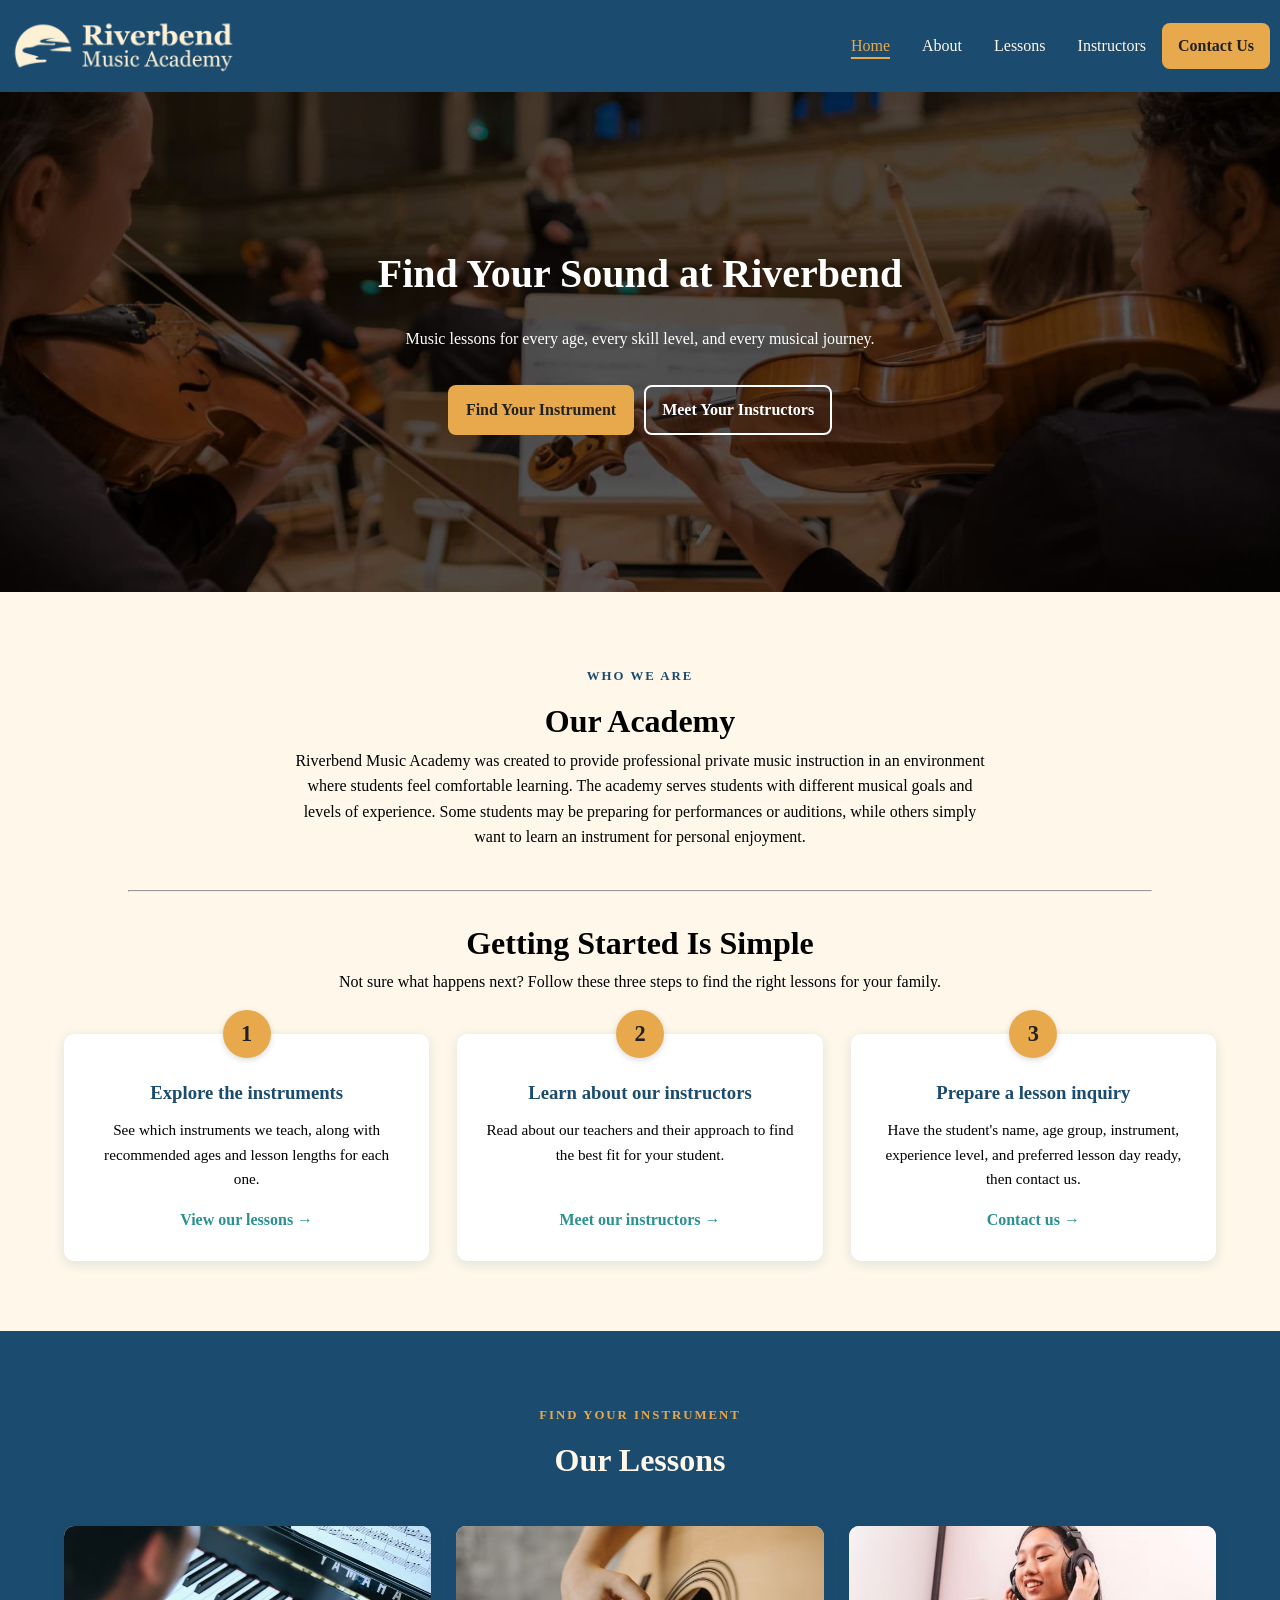
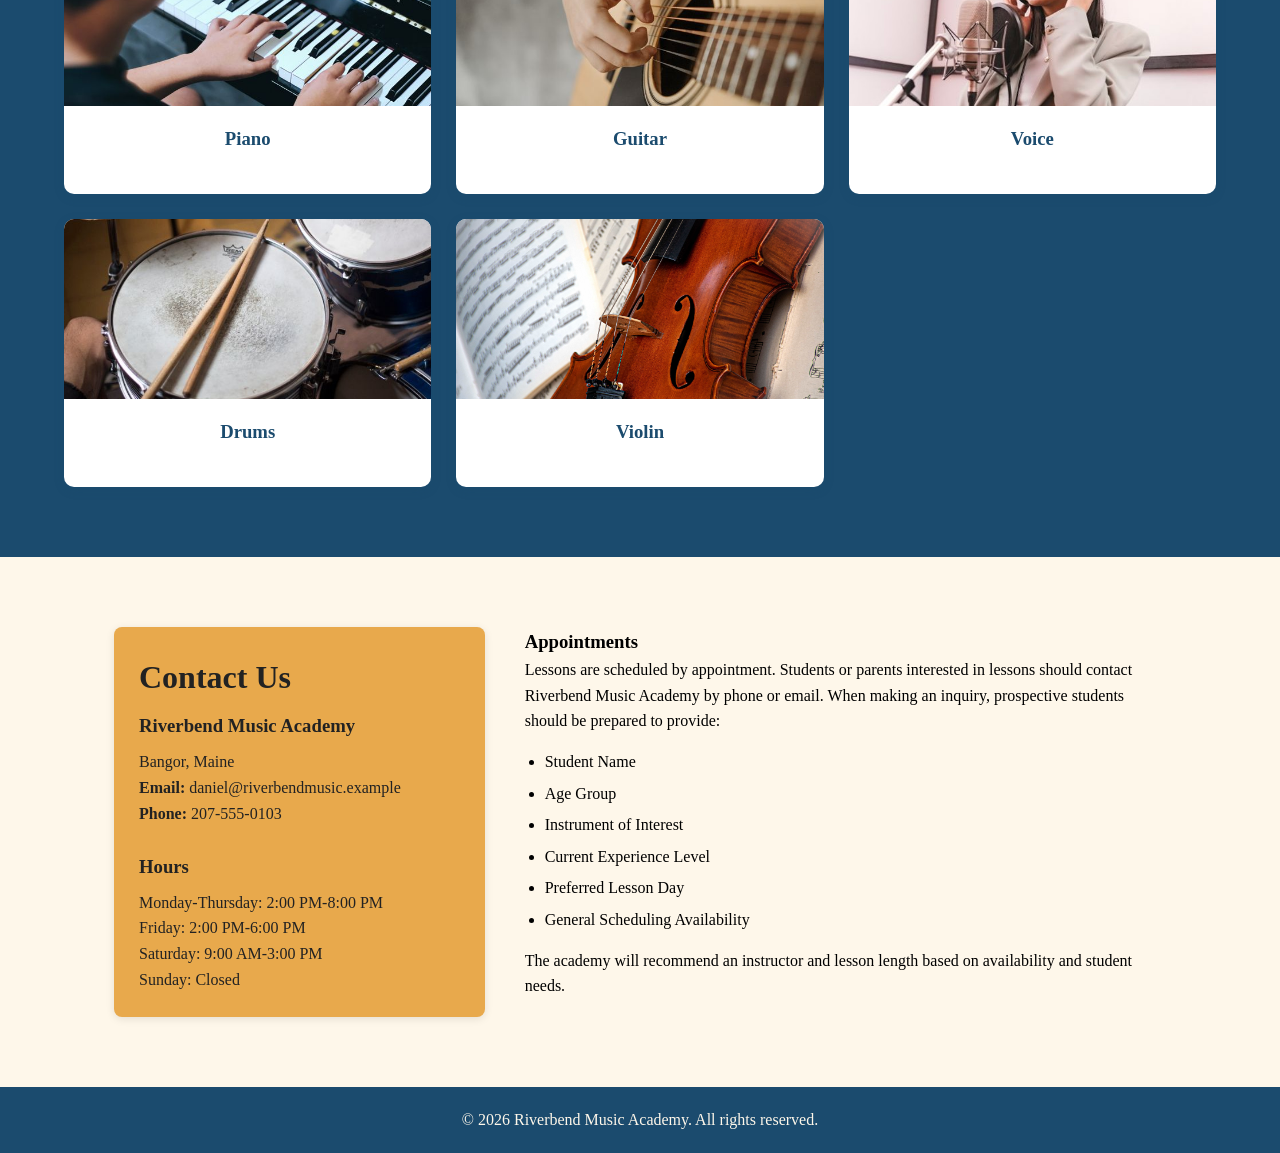
<file: index.html>
<!DOCTYPE html>
<html lang="en">

<head>
    <meta charset="UTF-8">
    <meta name="viewport" content="width=device-width, initial-scale=1.0">
    <link rel="stylesheet" type="text/css" href="css/style.css">
    <script src="js/script.js" defer></script>
    <title>Riverbend Music Academy</title>
    <link rel="preload" as="image" href="images/hero.jpg">
</head>

<body>
    <header>

        <nav>
           <a href="index.html">
            <img src="images/logo.png" alt="Website Logo" id="logo" > 
           </a> 
           
           <button class="nav-toggle" aria-label="Toggle menu" aria-expanded="false">☰</button>
            <ul> 
                <li><a href="index.html" aria-current="page">Home</a></li>
                <li><a href="about.html">About</a></li>
                <li><a href="lessons.html">Lessons</a></li>
                <li><a href="instructors.html">Instructors</a></li>
                <li><a class="button" href="contact.html">Contact Us</a></li>
            </ul>
        </nav>

    </header>

    <main>

        <!--HOME SECTION-->
        <section id="home">
        <div class="hero-image">
          <div class="hero-text">
            <h1>Find Your Sound at Riverbend</h1>
            <p>Music lessons for every age, every skill level, and every musical journey.</p>
            <div style="display: flex; gap: 10px;">
                <a class="button" href="lessons.html">Find Your Instrument</a>
                <a class="button button-secondary" href="instructors.html">Meet Your Instructors</a>
            </div>
            </div>
        </div>
        </section>

        <!--ABOUT SECTION-->
        <section id="about">
        <div class="container">
            <div class="text-intro">
                <span class="eyebrow">Who We Are</span>
                <h2>Our Academy</h2>
                <p>Riverbend Music Academy was created to provide professional private music instruction in an environment
                    where students feel comfortable learning.
                    The academy serves students with different musical goals and levels of experience.
                    Some students may be preparing for performances or auditions, while others simply want to learn an
                    instrument for personal enjoyment.</p>
            </div>
        </div>
    
<hr style="width: 80%; margin: auto;"></hrstyle>
<br>
        <!--STEPS SECTION-->
    
        <div class="container">
            <div class="text-intro">
            
                <h2>Getting Started Is Simple</h2>
                <p>Not sure what happens next? Follow these three steps to find the right lessons for your family.</p>
            </div>

            <ol class="steps">
                <li class="step">
                    <h3>Explore the instruments</h3>
                    <p>See which instruments we teach, along with recommended ages and lesson lengths for each one.</p>
                    <a class="step-link" href="lessons.html">View our lessons &rarr;</a>
                </li>

                <li class="step">
                    <h3>Learn about our instructors</h3>
                    <p>Read about our teachers and their approach to find the best fit for your student.</p>
                    <a class="step-link" href="instructors.html">Meet our instructors &rarr;</a>
                </li>

                <li class="step">
                    <h3>Prepare a lesson inquiry</h3>
                    <p>Have the student's name, age group, instrument, experience level, and preferred lesson day ready, then contact us.</p>
                    <a class="step-link" href="contact.html">Contact us &rarr;</a>
                </li>
            </ol>
        </div>
        </section>

        <!--SERVICES SECTION-->
   <section id="lessons">
        <div class="container">
            <div class="lesson-intro">
                <span class="eyebrow">Find Your Instrument</span>
                <h2>Our Lessons</h2>
            </div>

            <div class="lesson-cards">

                <div class="lesson-card">
                <img src="images/Piano.jpg" alt="Piano">
                   <div class="lesson-card-content">
                   <h3>Piano</h3>
                   </div>
                </div>

                <div class="lesson-card">
                <img src="images/Guitar.jpg" alt="Guitar">
                   <div class="lesson-card-content">
                   <h3>Guitar</h3>
                   </div>
                </div> 

                <div class="lesson-card">
                <img src="images/voice.jpg" alt="Voice">
                   <div class="lesson-card-content">
                   <h3>Voice</h3>
                   </div>
                </div>

                <div class="lesson-card">
                <img src="images/drums.jpg" alt="Drums">
                   <div class="lesson-card-content">
                   <h3>Drums</h3>
                   </div>
                </div>

                <div class="lesson-card">
                <img src="images/violin.jpg" alt="Violin">
                   <div class="lesson-card-content">
                   <h3>Violin</h3>
                   </div>
                </div>
            </div>
        </div>
        </section>

        <!--CONTACT SECTION-->
           <section id="contact">
        <div class="container">
            <div class="contact">
                <div class="contact-main">
                    <h2>Contact Us</h2>
                    <h3>Riverbend Music Academy</h3>
                    <p>Bangor, Maine</p>
                   <p><strong>Email:</strong> <a href="mailto:daniel@riverbendmusic.example">daniel@riverbendmusic.example</a>
                    <br>
                    <strong>Phone:</strong> <a href="tel:207-555-0103">207-555-0103</a></p>
                    <br>
                    <h3><strong>Hours</strong></h3>
                    <p>Monday-Thursday: 2:00 PM-8:00 PM 
                        <br>Friday: 2:00 PM-6:00 PM 
                        <br>Saturday: 9:00 AM-3:00 PM 
                        <br>Sunday: Closed</p>
                </div>

                <div class="contact-appointment">
                        <h3>Appointments</h3>
                       <p>Lessons are scheduled by appointment.
                        Students or parents interested in lessons should contact Riverbend Music Academy by phone or email.
                        When making an inquiry, prospective students should be prepared to provide:
                    </p>
                    <ul>
                        <li>Student Name</li>
                        <li>Age Group</li>
                        <li>Instrument of Interest</li>
                        <li>Current Experience Level</li>
                        <li>Preferred Lesson Day</li>
                        <li>General Scheduling Availability</li>
                    </ul>
                    <p>The academy will recommend an instructor and lesson length based on availability and student needs.</p>
                </div>
            </div>
        </div>
        </section>
    </main>

    <footer>

        <p>
            &copy; 2026 Riverbend Music Academy.
            All rights reserved.
        </p>

    </footer>

</body>

</html>
</file>
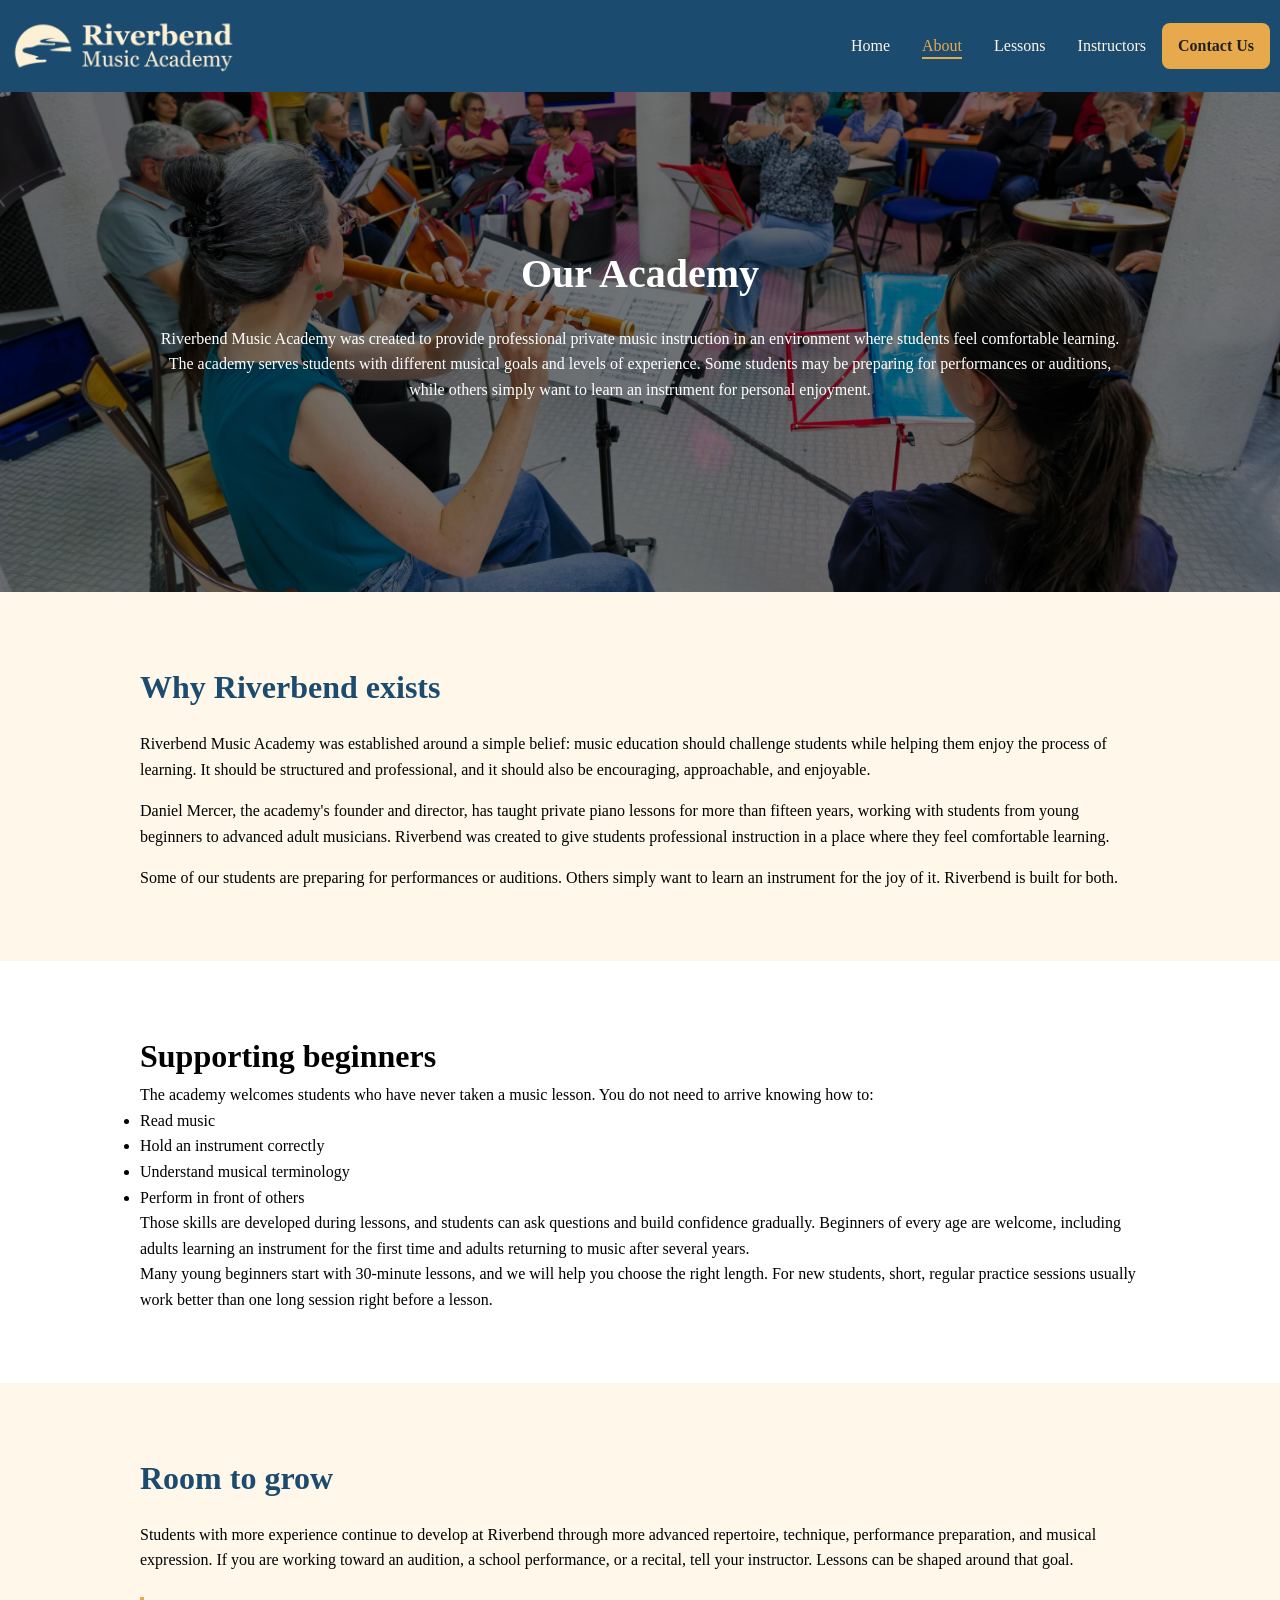
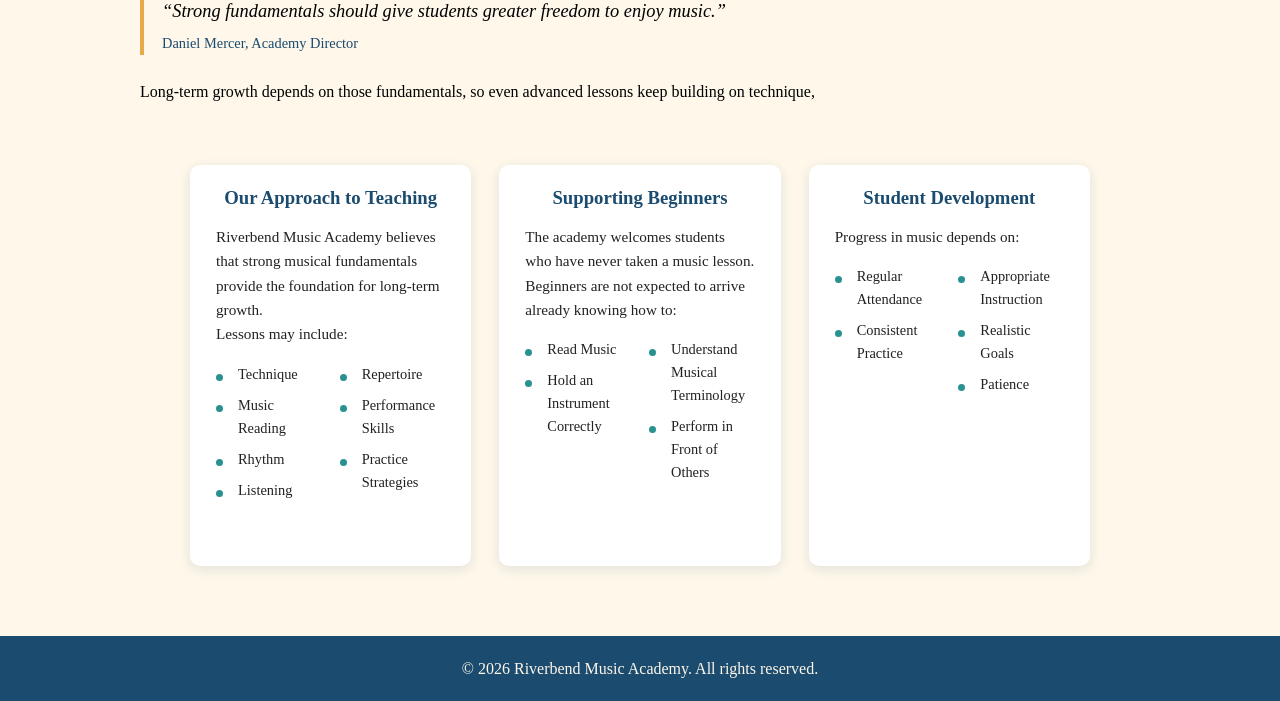
<file: about.html>
<!DOCTYPE html>
<html lang="en">

<head>
    <meta charset="UTF-8">
    <meta name="viewport" content="width=device-width, initial-scale=1.0">
    <link rel="stylesheet" type="text/css" href="css/style.css">
    <script src="js/script.js" defer></script>
    <title>Riverbend Music Academy</title>
    <link rel="preload" as="image" href="images/MusicTogether.jpg">
</head>

<body>
    <header>

        <nav>
           <a href="index.html">
            <img src="images/logo.png" alt="Website Logo" id="logo" > 
           </a> 

           <button class="nav-toggle" aria-label="Toggle menu" aria-expanded="false">☰</button>
            <ul> 
                <li><a href="index.html">Home</a></li>
                <li><a href="about.html" aria-current="page">About</a></li>
                <li><a href="lessons.html">Lessons</a></li>
                <li><a href="instructors.html">Instructors</a></li>
                <li><a class="button" href="contact.html">Contact Us</a></li>
            </ul>
        </nav>

    </header>

    <main>    
        <div class="hero-image-about">
          <div class="hero-text">
            <h1>Our Academy</h1>
            <p>Riverbend Music Academy was created to provide professional private music instruction in an environment where students feel comfortable learning.
                The academy serves students with different musical goals and levels of experience.
                Some students may be preparing for performances or auditions, while others simply want to learn an instrument for personal enjoyment.
            </p>
            </div>
        </div>
        </section>

       <!--WHY RIVERBEND EXISTS-->
        <section id="story" class="story">
          <div class="story-inner">
            <h2>Why Riverbend exists</h2>
            <p>Riverbend Music Academy was established around a simple belief: music education should challenge
                students while helping them enjoy the process of learning. It should be structured and professional,
                and it should also be encouraging, approachable, and enjoyable.</p>
            <p>Daniel Mercer, the academy's founder and director, has taught private piano lessons for more than
                fifteen years, working with students from young beginners to advanced adult musicians. Riverbend was
                created to give students professional instruction in a place where they feel comfortable learning.</p>
            <p>Some of our students are preparing for performances or auditions. Others simply want to learn an
                instrument for the joy of it. Riverbend is built for both.</p>
          </div>
        </section>
 
        <!--SUPPORTING BEGINNERS-->
        <section id="beginners" class="story-alt">
          <div class="story-inner">
            <h2>Supporting beginners</h2>
            <p>The academy welcomes students who have never taken a music lesson. You do not need to arrive knowing
                how to:</p>
            <ul>
              <li>Read music</li>
              <li>Hold an instrument correctly</li>
              <li>Understand musical terminology</li>
              <li>Perform in front of others</li>
            </ul>
            <p>Those skills are developed during lessons, and students can ask questions and build confidence
                gradually. Beginners of every age are welcome, including adults learning an instrument for the first
                time and adults returning to music after several years.</p>
            <p>Many young beginners start with 30-minute lessons, and we will help you choose the right length. For
                new students, short, regular practice sessions usually work better than one long session right before
                a lesson.</p>
    
          </div>
        </section>
 
        <!--GROWING AS A MUSICIAN-->
        <section id="grow" class="story">
          <div class="story-inner">
            <h2>Room to grow</h2>
            <p>Students with more experience continue to develop at Riverbend through more advanced repertoire,
                technique, performance preparation, and musical expression. If you are working toward an audition, a
                school performance, or a recital, tell your instructor. Lessons can be shaped around that goal.</p>
            <blockquote>
              &ldquo;Strong fundamentals should give students greater freedom to enjoy music.&rdquo;
              <footer>Daniel Mercer, Academy Director</footer>
            </blockquote>
            <p>Long-term growth depends on those fundamentals, so even advanced lessons keep building on technique,
    
    <div class="card-grid">
        <div class="info-card">
            <div class="info-card-content">
            <h3>Our Approach to Teaching</h3>
            <p>Riverbend Music Academy believes that strong musical fundamentals provide the foundation for long-term
                growth.
                <br>Lessons may include:
            <ul>
                <li>Technique</li>
                <li>Music Reading</li>
                <li>Rhythm</li>
                <li>Listening</li>
                <li>Repertoire</li>
                <li>Performance Skills</li>
                <li>Practice Strategies</li>
            </ul>
            </p>
        </div>
        </div>

        <div class="info-card">
            <div class="info-card-content">
            <h3>Supporting Beginners</h3>
            <p>The academy welcomes students who have never taken a music lesson.
                <br>Beginners are not expected to arrive already knowing how to:
            <ul>
                <li>Read Music</li>
                <li>Hold an Instrument Correctly</li>
                <li>Understand Musical Terminology</li>
                <li>Perform in Front of Others</li>
            </ul>
            </p>
        </div>
        </div>

        <div class="info-card">
        <div class="info-card-content">
            <h3>Student Development</h3>
            <p>Progress in music depends on:
            <ul>
                <li>Regular Attendance</li>
                <li>Consistent Practice</li>
                <li>Appropriate Instruction</li>
                <li>Realistic Goals</li>
                <li>Patience</li>
            </ul>
            </p>
        </div>
        </div>
    </div>

    </main>

    <footer>

        <p>
            &copy; 2026 Riverbend Music Academy.
            All rights reserved.
        </p>

    </footer>

</body>

</html>
</file>
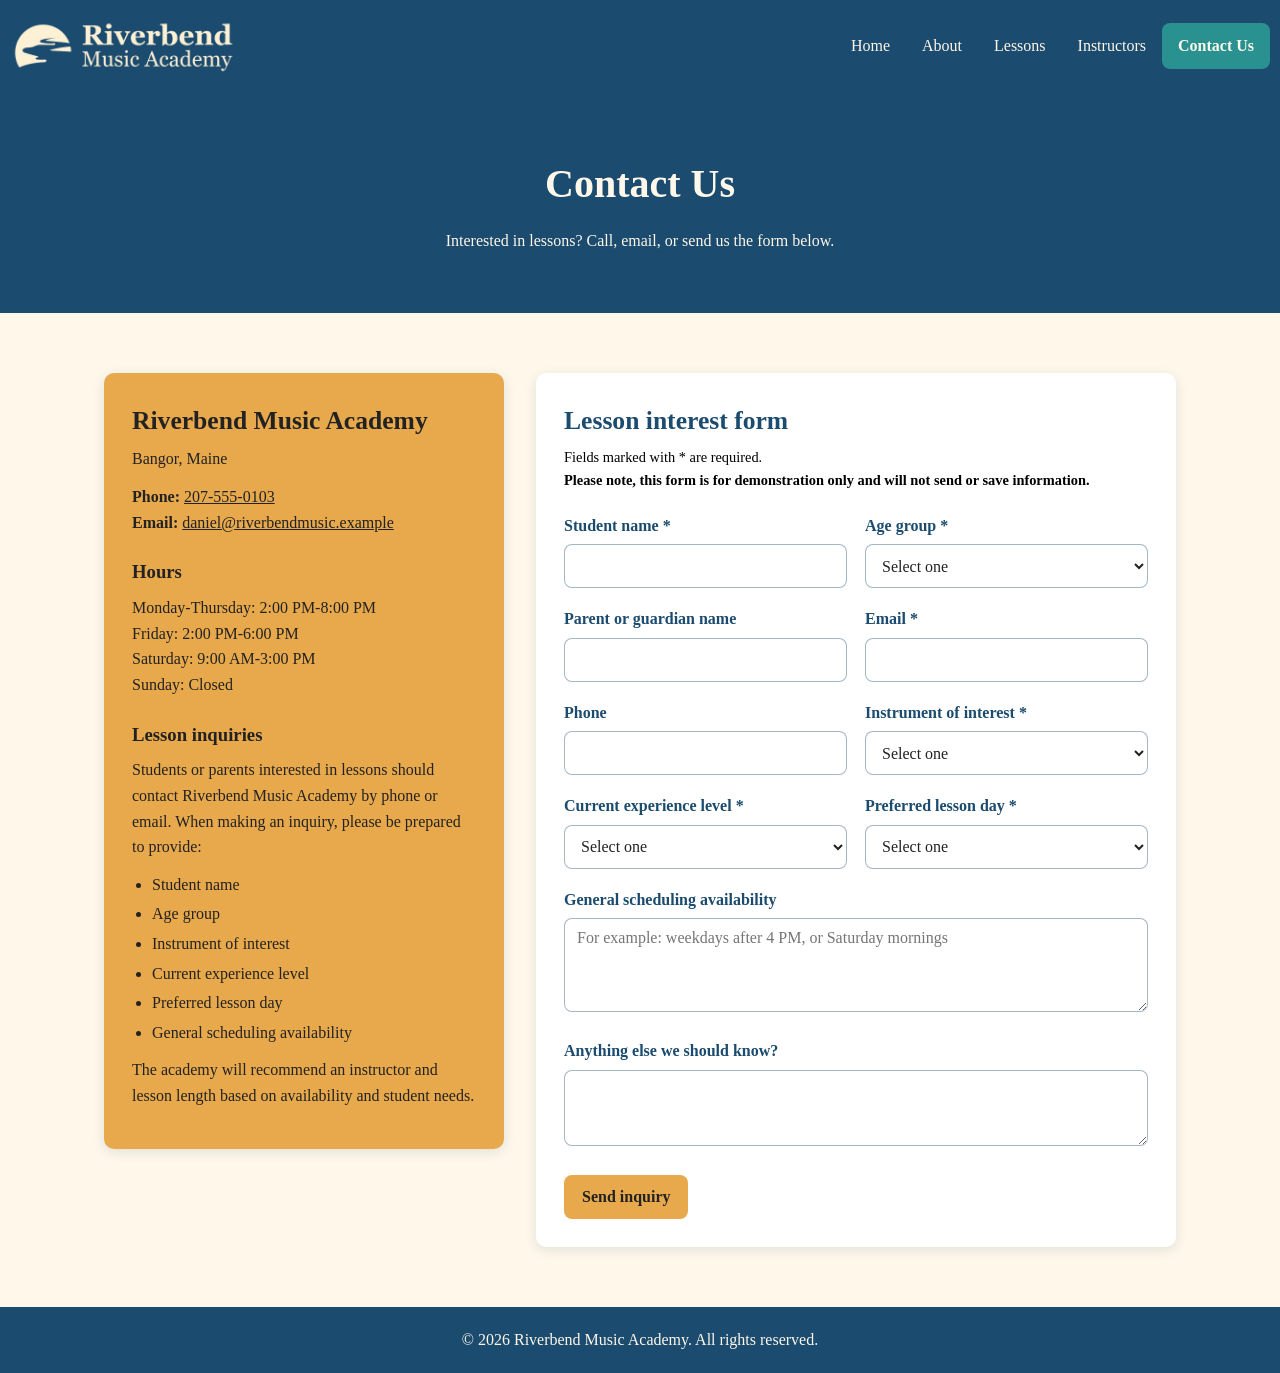
<file: contact.html>
<!DOCTYPE html>
<html lang="en">

<head>
    <meta charset="UTF-8">
    <meta name="viewport" content="width=device-width, initial-scale=1.0">
    <link rel="stylesheet" type="text/css" href="css/style.css">
    <script src="js/script.js" defer></script>
    <title>Riverbend Music Academy</title>
</head>

<body>
    <header>

        <nav>
           <a href="index.html">
            <img src="images/logo.png" alt="Website Logo" id="logo" > 
           </a> 
           
           <button class="nav-toggle" aria-label="Toggle menu" aria-expanded="false">☰</button>
            <ul> 
                <li><a href="index.html">Home</a></li>
                <li><a href="about.html">About</a></li>
                <li><a href="lessons.html">Lessons</a></li>
                <li><a href="instructors.html">Instructors</a></li>
                <li><a class="button" href="contact.html" aria-current="page">Contact Us</a></li>
            </ul>
        </nav>

    </header>

    <main>
        <div class="page-header">
            <h1>Contact Us</h1>
            <p>Interested in lessons? Call, email, or send us the form below.
            </p>
        </div>
 
        <div class="contact-page">
 
            <!-- Academy info -->
            <aside class="contact-info">
                <h2>Riverbend Music Academy</h2>
                <p>Bangor, Maine</p>
 
                <p>
                    <strong>Phone:</strong>
                    <a href="tel:207-555-0103">207-555-0103</a>
                    <br>
                    <strong>Email:</strong>
                    <a href="mailto:daniel@riverbendmusic.example">daniel@riverbendmusic.example</a>
                </p>
 
                <h3><strong>Hours</strong></h3>
                    <p>Monday-Thursday: 2:00 PM-8:00 PM 
                        <br>Friday: 2:00 PM-6:00 PM 
                        <br>Saturday: 9:00 AM-3:00 PM 
                        <br>Sunday: Closed</p>
               
 
                <h3>Lesson inquiries</h3>
                <p>Students or parents interested in lessons should contact Riverbend Music Academy by phone or email.
                    When making an inquiry, please be prepared to provide:</p>
                <ul>
                    <li>Student name</li>
                    <li>Age group</li>
                    <li>Instrument of interest</li>
                    <li>Current experience level</li>
                    <li>Preferred lesson day</li>
                    <li>General scheduling availability</li>
                </ul>
                <p>The academy will recommend an instructor and lesson length based on availability and student needs.</p>
            </aside>
 
            <!-- Interest form -->
            <section class="contact-form">
                <h2>Lesson interest form</h2>
                <p class="form-note">Fields marked with * are required.
                       <br> <strong>Please note, this form is for demonstration only and will not send or save information.</strong>
                </p>


                <form id="lesson-interest-form" novalidate>
                    <div id="form-success" class="form-success" role="status" aria-live="polite" tabindex="-1" hidden></div>
                    <p id="form-error-summary" class="form-error-summary" role="alert" hidden>Please correct the highlighted fields and try again.</p>
 
                    <div class="form-row">
                        <div class="field">
                            <label for="student-name">Student name *</label>
                             <input type="text" id="student-name" name="student_name" autocomplete="name" aria-describedby="student-name-error" required>
                            <p class="error-message" id="student-name-error"></p>
                        </div>
                        <div class="field">
                            <label for="age-group">Age group *</label>
                            <select id="age-group" name="age_group" required>
                                <option value="" disabled selected>Select one</option>
                                <option>Child (under 10)</option>
                                <option>Preteen (10&ndash;12)</option>
                                <option>Teen (13&ndash;17)</option>
                                <option>Adult (18+)</option>
                            </select>
                             <p class="error-message" id="age-group-error"></p>
                        </div>
                    </div>
 
                    <div class="form-row">
                        <div class="field">
                            <label for="contact-name">Parent or guardian name</label>
                            <input type="text" id="contact-name" name="parent_name">
                        </div>
                        <div class="field">
                            <label for="email">Email *</label>
                             <input type="email" id="email" name="email" autocomplete="email" aria-describedby="email-error" required>
                            <p class="error-message" id="email-error"></p>
                        </div>
                    </div>
 
                    <div class="form-row">
                        <div class="field">
                            <label for="phone">Phone</label>
                            <input type="tel" id="phone" name="phone" autocomplete="tel">
                        </div>
                        <div class="field">
                            <label for="instrument">Instrument of interest *</label>
                            <select id="instrument" name="instrument" required>
                                <option value="" disabled selected>Select one</option>
                                <option>Piano</option>
                                <option>Guitar</option>
                                <option>Voice</option>
                                <option>Drums</option>
                                <option>Violin</option>
                                <option>Not sure yet</option>
                            </select>
                            <p class="error-message" id="instrument-error"></p>
                        </div>
                    </div>
 
                    <div class="form-row">
                        <div class="field">
                            <label for="experience">Current experience level *</label>
                            <select id="experience" name="experience" required>
                                <option value="" disabled selected>Select one</option>
                                <option>Beginner (no experience)</option>
                                <option>Some experience</option>
                                <option>Intermediate</option>
                                <option>Advanced</option>
                            </select>
                             <p class="error-message" id="experience-error"></p>
                        </div>
                        <div class="field">
                            <label for="lesson-day">Preferred lesson day *</label>
                            <select id="lesson-day" name="preferred_day" required>
                                <option value="" disabled selected>Select one</option>
                                <option>Monday</option>
                                <option>Tuesday</option>
                                <option>Wednesday</option>
                                <option>Thursday</option>
                                <option>Friday</option>
                                <option>Saturday</option>
                                <option>No preference</option>
                            </select>
                              <p class="error-message" id="lesson-day-error"></p>
                        </div>
                    </div>
 
                    <div class="field">
                        <label for="availability">General scheduling availability</label>
                        <textarea id="availability" name="availability" rows="4"
                            placeholder="For example: weekdays after 4 PM, or Saturday mornings"></textarea>
                    </div>
 
                    <div class="field">
                        <label for="message">Anything else we should know?</label>
                        <textarea id="message" name="message" rows="3"></textarea>
                    </div>
 
                    <button type="submit" class="button submit-button">Send inquiry</button>
                </form>
            </section>
 
        </div>

    </main>

    <footer>

        <p>
            &copy; 2026 Riverbend Music Academy.
            All rights reserved.
        </p>

    </footer>

</body>

</html>
</file>
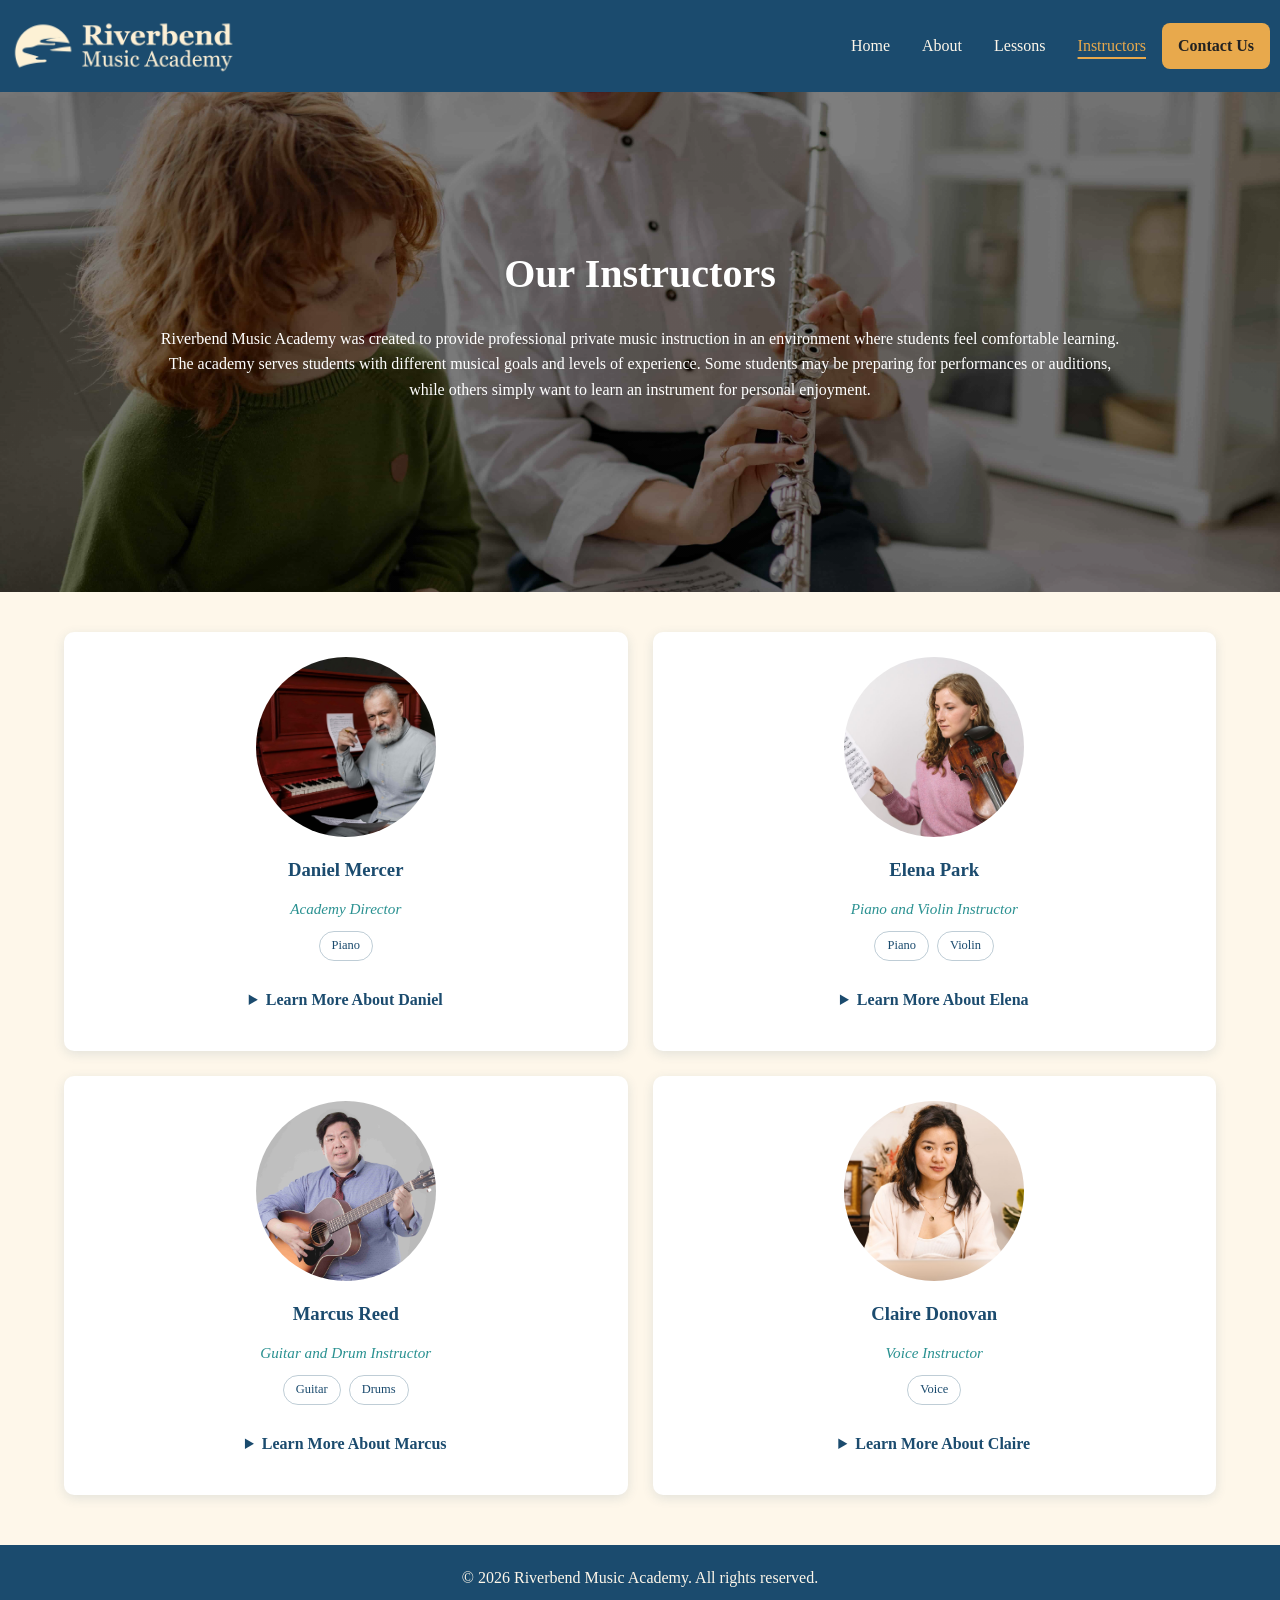
<file: instructors.html>
<!DOCTYPE html>
<html lang="en">

<head>
    <meta charset="UTF-8">
    <meta name="viewport" content="width=device-width, initial-scale=1.0">
    <link rel="stylesheet" type="text/css" href="css/style.css">
    <script src="js/script.js" defer></script>
    <title>Riverbend Music Academy</title>
    <link rel="preload" as="image" href="images/instructor.jpg">
</head>

<body>
    <header>

        <nav>
           <a href="index.html">
            <img src="images/logo.png" alt="Website Logo" id="logo" > 
           </a> 
           
           <button class="nav-toggle" aria-label="Toggle menu" aria-expanded="false">☰</button>
            <ul> 
                <li><a href="index.html">Home</a></li>
                <li><a href="about.html">About</a></li>
                <li><a href="lessons.html">Lessons</a></li>
                <li><a href="instructors.html" aria-current="page">Instructors</a></li>
                <li><a class="button" href="contact.html">Contact Us</a></li>
            </ul>
        </nav>

    </header>

    <main>    
        <div class="hero-image-instructors">
          <div class="hero-text">
            <h1>Our Instructors</h1>
            <p>Riverbend Music Academy was created to provide professional private music instruction in an environment where students feel comfortable learning.
                The academy serves students with different musical goals and levels of experience.
                Some students may be preparing for performances or auditions, while others simply want to learn an instrument for personal enjoyment.
            </p>
            </div>
        </div>
        </section>
    
   <div class="container">
            <div class="lesson-intro">
            </div>

            <div class="instructor-cards">

                <div class="instructor-card">
                <img src="images/Daniel.jpg" alt="Daniel Mercer">
                   <div class="lesson-card-content">
                   <h3>Daniel Mercer</h3>
                        <p class="role">Academy Director</p>
                        <div class="lesson-tags"><span>Piano</span></div>

                        <details class="instructor-details">
                            <summary>Learn More About Daniel</summary>
                             <p>
                            Daniel is the founder and director of Riverbend. He has taught private
                            piano for more than fifteen years, from young beginners to advanced
                            adults. His lessons combine technique, music reading, rhythm,
                            repertoire, and interpretation, and he also coaches students preparing
                            for performances and auditions.
                         </p>
                        <h4>Teaching Philosophy</h4>
                        <blockquote>
                            Strong fundamentals should give students greater freedom to enjoy music.
                        </blockquote>
                        <p>
                            Daniel believes students make lasting progress when they understand
                            both how to perform music and why particular techniques matter.
                        </p>
                        </details>
                    </div>
                </div>

                <div class="instructor-card">
                <img src="images/Elena.jpg" alt="Elena Park">
                   <div class="lesson-card-content">
                   <h3>Elena Park</h3>
                        <p class="role">Piano and Violin Instructor</p>
                        <div class="lesson-tags"><span>Piano</span><span>Violin</span></div>
                        <details class="instructor-details">
                        <summary>Learn More About Elena</summary>
                        <p>
                            Elena has experience teaching children, teenagers, and adults. Her
                            lessons emphasize technical development, careful listening, music
                            reading, and gradual improvement. She especially enjoys helping
                            students who are picking up an instrument for the first time.
                        </p>
                        <h4>Teaching Philosophy</h4>
                        <blockquote>
                            Students make the greatest progress when expectations are clear and improvement is recognized.
                        </blockquote>
                        <p>
                            Elena believes encouragement and structure should work together, so
                            students know what to practice and can see the progress they've made.
                        </p>
                        </details>
                    </div>
                </div>

                <div class="instructor-card">
                <img src="images/Marcus1.jpg" alt="Marcus Reed">
                   <div class="lesson-card-content">
                   <h3>Marcus Reed</h3>
                        <p class="role">Guitar and Drum Instructor</p>
                        <div class="lesson-tags"><span>Guitar</span><span>Drums</span></div>
                        <details class="instructor-details">
                        <summary>Learn More About Marcus</summary>
                        <p>
                            Marcus Reed teaches acoustic guitar, electric guitar, and drums.
                            He performs regularly with local musicians and brings practical performance experience into his teaching.
                        </p>
                        <h4>Teaching Philosophy</h4>
                        <blockquote>
                            Technique matters, but students should also learn how to make music they genuinely enjoy.
                        </blockquote>
                        <p>
                            Marcus believes student interests can be used to encourage practice while still developing 
                            important musical skills.

                        </p>
                        </details>
                    </div>
                </div>

                <div class="instructor-card">
                <img src="images/claire.jpg" alt="Claire Donovan">
                   <div class="lesson-card-content">
                   <h3>Claire Donovan</h3>
                   <p class="role">Voice Instructor</p>
                        <div class="lesson-tags"><span>Voice</span></div>
                        <details class="instructor-details">
                        <summary>Learn More About Claire</summary>
                        <p>
                            Claire teaches healthy vocal technique, musical interpretation, and
                            performance confidence. She helps singers of all levels understand how
                            breathing, posture, tone, and expression work together.
                        </p>
                        <h4>Teaching Philosophy</h4>
                        <blockquote>
                            Every singer should understand how to use their voice safely and expressively.
                        </blockquote>
                        <p>
                            Claire emphasizes healthy technique and age-appropriate repertoire.
                        </p>
                    </details>
                    </div>
                </div>
<br>
                </div>
            </div>
        </div>
        </section>
        
    </main>

    <footer>

        <p>
            &copy; 2026 Riverbend Music Academy.
            All rights reserved.
        </p>

    </footer>

</body>

</html>
</file>
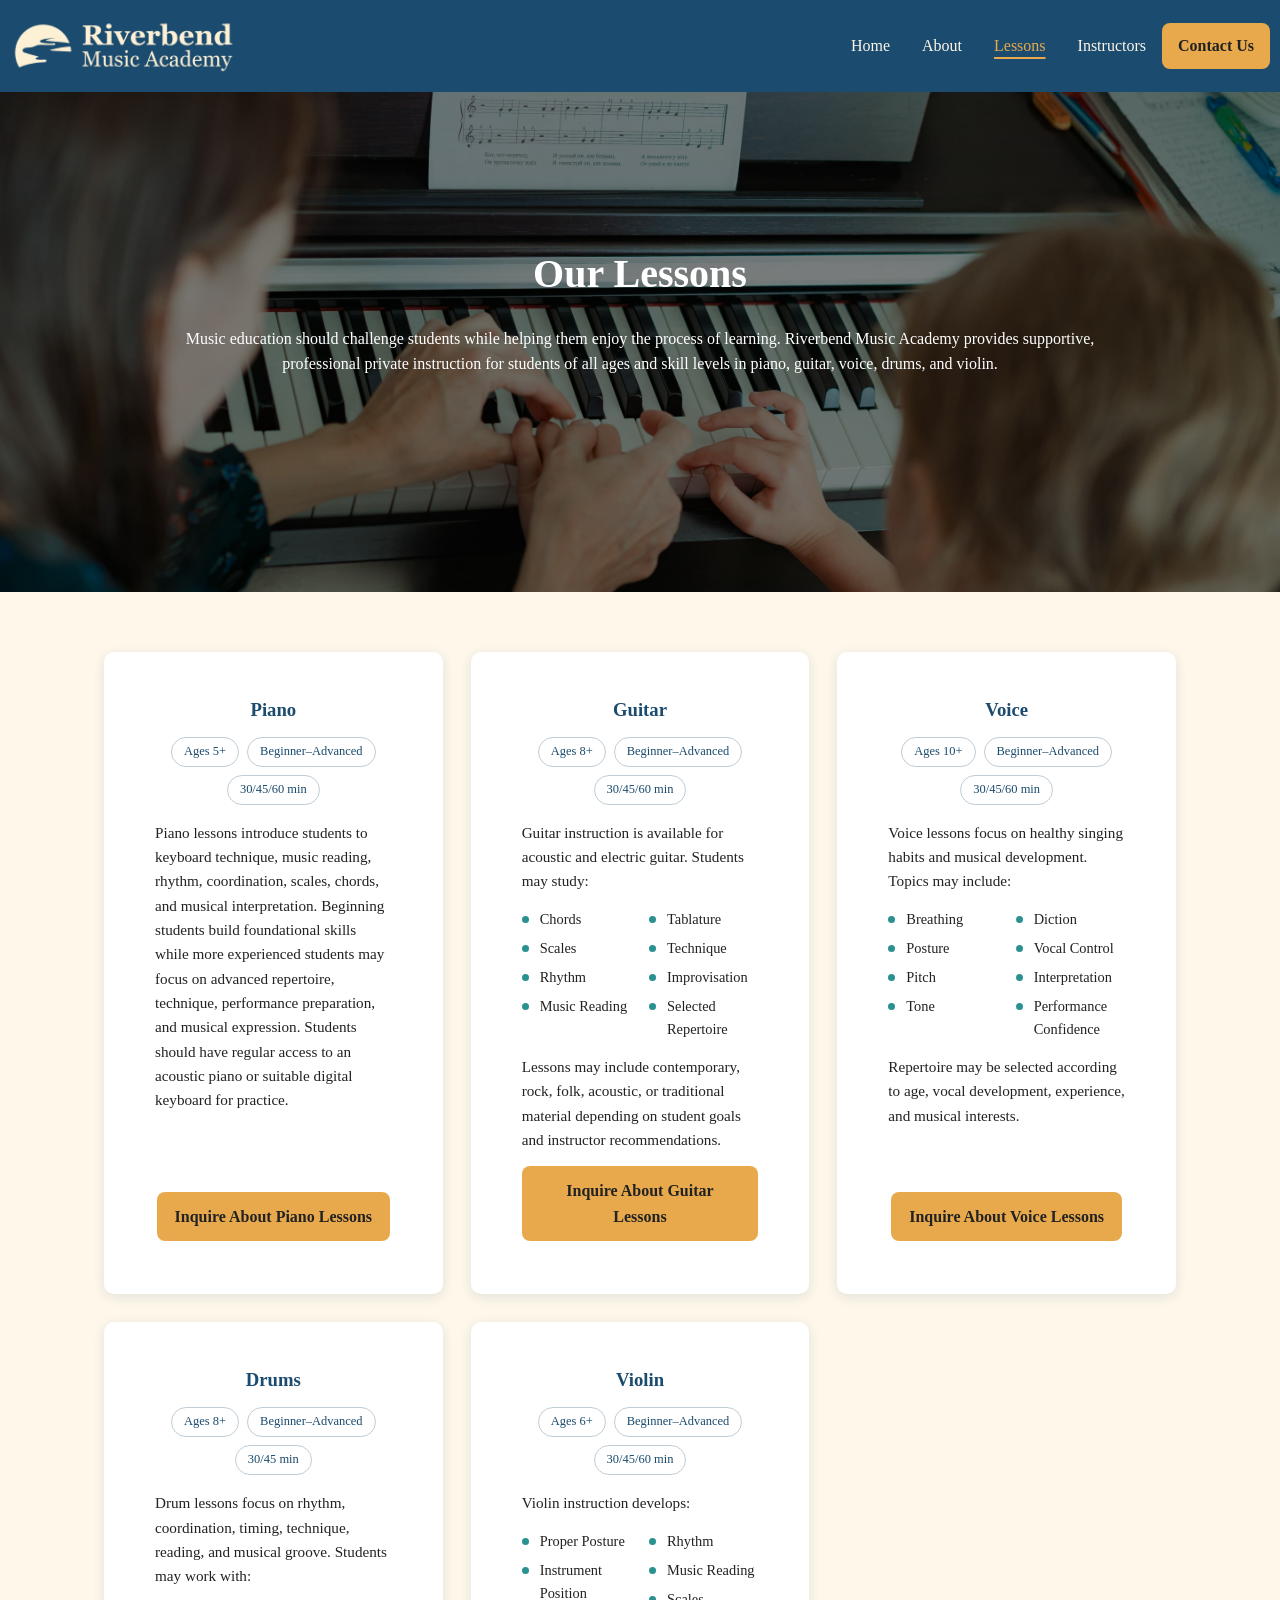
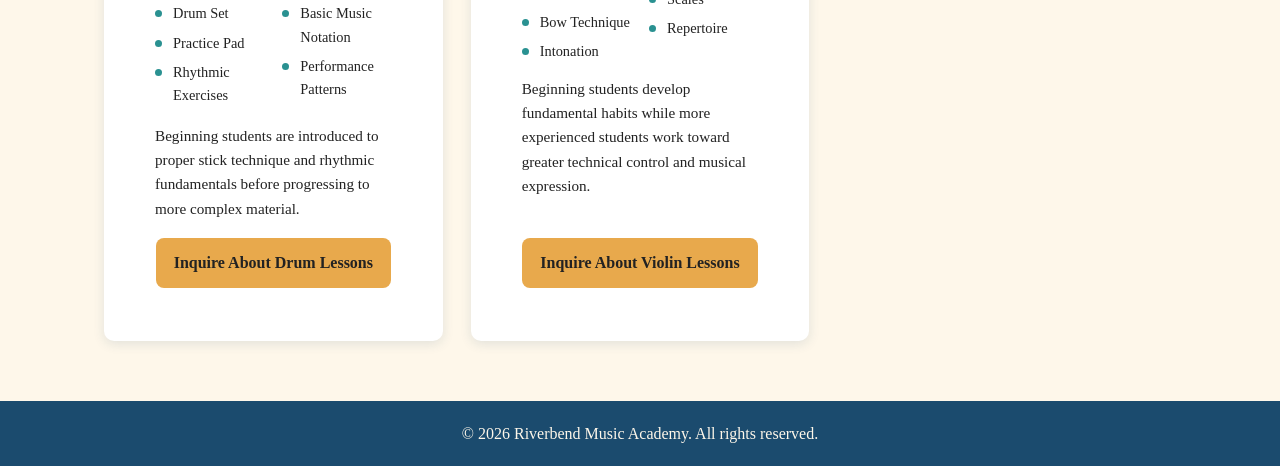
<file: lessons.html>
<!DOCTYPE html>
<html lang="en">

<head>
    <meta charset="UTF-8">
    <meta name="viewport" content="width=device-width, initial-scale=1.0">
    <link rel="stylesheet" type="text/css" href="css/style.css">
    <script src="js/script.js" defer></script>
    <title>Riverbend Music Academy</title>
    <link rel="preload" as="image" href="images/TeachingPiano.jpg">
</head>

<body>
    <header>

        <nav>
           <a href="index.html">
            <img src="images/logo.png" alt="Website Logo" id="logo" > 
           </a> 
           
           <button class="nav-toggle" aria-label="Toggle menu" aria-expanded="false">☰</button>
            <ul> 
                <li><a href="index.html">Home</a></li>
                <li><a href="about.html">About</a></li>
                <li><a href="lessons.html" aria-current="page">Lessons</a></li>
                <li><a href="instructors.html">Instructors</a></li>
                <li><a class="button" href="contact.html">Contact Us</a></li>
            </ul>
        </nav>

    </header>
    
  <!--SERVICES SECTION-->
      <main>    
        <div class="hero-image-lessons">
          <div class="hero-text">
            <h1>Our Lessons</h1>
            <p>Music education should challenge students while helping them enjoy the process of learning. Riverbend Music Academy provides supportive, professional private instruction for students of all ages and skill levels in piano, guitar, voice, drums, and violin. </p>
            </div>
        </div>
       
        
            <div class="card-grid">
            <article class="info-card">
                <div class="info-card-content">
                    <h3>Piano</h3>
                    <div class="info-tags">
                        <span>Ages 5+</span>
                        <span>Beginner&ndash;Advanced</span>
                        <span>30/45/60 min</span>
                    </div>
                    <p>
                        Piano lessons introduce students to keyboard technique, music reading, rhythm, coordination, scales,
                        chords, and musical interpretation.
                        Beginning students build foundational skills while more experienced students may focus on advanced
                        repertoire, technique, performance preparation, and musical expression.
                        Students should have regular access to an acoustic piano or suitable digital keyboard for practice.
                    </p>
                    <br>
                    <a class="button" href="contact.html?instrument=Piano#lesson-interest-form">Inquire About Piano Lessons</a>
                </div>
            </article>

            <article class="info-card">
                <div class="info-card-content">
                    <h3>Guitar</h3>
                    <div class="info-tags">
                        <span>Ages 8+</span>
                        <span>Beginner&ndash;Advanced</span>
                        <span>30/45/60 min</span>
                    </div>
                    <p>Guitar instruction is available for acoustic and electric guitar. Students may study:</p>
                    <ul>
                        <li>Chords</li>
                        <li>Scales</li>
                        <li>Rhythm</li>
                        <li>Music Reading</li>
                        <li>Tablature</li>
                        <li>Technique</li>
                        <li>Improvisation</li>
                        <li>Selected Repertoire</li>
                    </ul>
                    <p>Lessons may include contemporary, rock, folk, acoustic, or traditional material depending on student
                        goals and instructor recommendations.</p>
                        <a class="button" href="contact.html?instrument=Guitar#lesson-interest-form">Inquire About Guitar Lessons</a>
                </div>
            </article>

            <article class="info-card">
                <div class="info-card-content">
                    <h3>Voice</h3>
                    <div class="info-tags">
                        <span>Ages 10+</span>
                        <span>Beginner&ndash;Advanced</span>
                        <span>30/45/60 min</span>
                    </div>
                    <p>Voice lessons focus on healthy singing habits and musical development. Topics may include:</p>
                    <ul>
                        <li>Breathing</li>
                        <li>Posture</li>
                        <li>Pitch</li>
                        <li>Tone</li>
                        <li>Diction</li>
                        <li>Vocal Control</li>
                        <li>Interpretation</li>
                        <li>Performance Confidence</li>
                    </ul>
                    <p>Repertoire may be selected according to age, vocal development, experience, and musical interests.
                    </p>
                    <a class="button" href="contact.html?instrument=Voice#lesson-interest-form">Inquire About Voice Lessons</a>
                </div>
            </article>

            <article class="info-card">
                <div class="info-card-content">
                    <h3>Drums</h3>
                    <div class="info-tags">
                        <span>Ages 8+</span>
                        <span>Beginner&ndash;Advanced</span>
                        <span>30/45 min</span>
                    </div>
                    <p>Drum lessons focus on rhythm, coordination, timing, technique, reading, and musical groove.
                        Students may work with:</p>
                    <ul>
                        <li>Drum Set</li>
                        <li>Practice Pad</li>
                        <li>Rhythmic Exercises</li>
                        <li>Basic Music Notation</li>
                        <li>Performance Patterns</li>
                    </ul>
                    <p>Beginning students are introduced to proper stick technique and rhythmic fundamentals before
                        progressing to more complex material.</p>
                    <a class="button" href="contact.html?instrument=Drums#lesson-interest-form">Inquire About Drum Lessons</a>
                </div>
            </article>

            <article class="info-card">
                <div class="info-card-content">
                    <h3>Violin</h3>
                    <div class="info-tags">
                        <span>Ages 6+</span>
                        <span>Beginner&ndash;Advanced</span>
                        <span>30/45/60 min</span>
                    </div>
                    <p>Violin instruction develops:</p>
                    <ul>
                        <li>Proper Posture</li>
                        <li>Instrument Position</li>
                        <li>Bow Technique</li>
                        <li>Intonation</li>
                        <li>Rhythm</li>
                        <li>Music Reading</li>
                        <li>Scales</li>
                        <li>Repertoire</li>
                    </ul>
                    <p>Beginning students develop fundamental habits while more experienced students work toward greater
                        technical control and musical expression.</p>
                        <br>
                    <a class="button" href="contact.html?instrument=Violin#lesson-interest-form">Inquire About Violin Lessons</a>
                </div>
            </article>
            </div>
</section>
</main>

    <footer>

        <p>
            &copy; 2026 Riverbend Music Academy.
            All rights reserved.
        </p>

    </footer>

</body>

</html>
</file>
<file: css/style.css>
/* =========================
   Global Styles
========================= */


:root {
    --primary-color: #1B4B6E;
    --secondary-color: #2a9191;
    --accent-color: #E8A94C;
    --background-color: #fef7ea;
    --text-color: #222222;
    --hero-overlay: linear-gradient(rgba(0, 0, 0, 0.5), rgba(0, 0, 0, 0.5));
    --card-shadow: 0 3px 12px rgba(27, 75, 110, 0.12);
}


body {
    font-family: Georgia, 'Times New Roman', Times, serif;
    line-height: 1.6;
    background-color: var(--background-color);
}


section {
  padding: 70px 0;
}

* {
  margin: 0;
  padding: 0;
  box-sizing: border-box;
}

h1 {
    font-size: 2.5rem;
}

h2 {
    font-size: 2rem;
}

.container {
    width: 90%;
    max-width: 1200px;
    margin: 0 auto;
}

img {
  max-width: 100%;
  height: auto;
}

/* =========================
   Navigation
========================= */
header {
  position: sticky;
  top: 0;
  z-index: 100;
}

nav {
  display: flex;
  align-items: center;
  justify-content: space-between;
  background-color: var(--primary-color);
  
}

#logo {
  max-width: 250px;
  display: block;
  padding: 10px;
}

nav ul {
  display: flex;
  align-items: center;
  list-style-type: none;
  padding: 10px;
}

nav ul li a {
  display: block;
  color: var(--background-color);
  text-align: center;
  padding: 14px 16px;
  text-decoration: none;
}

nav ul li a:hover {
  color: var(--accent-color);
}

nav ul li a.button {
  margin-top: 0;
  padding: 10px 16px;
}

nav ul li a[aria-current="page"] {
  color: var(--accent-color);
  text-decoration: underline;
  text-decoration-thickness: 2px;
  text-underline-offset: 6px;
}

nav ul li a.button[aria-current="page"] {
  background: var(--secondary-color);
  color: var(--background-color);
  text-decoration: none;
}

/* =========================
   Hero
========================= */
#home {
  padding: 0;
}

#home { padding: 0; }
 
.hero-image,
.hero-image-about,
.hero-image-lessons,
.hero-image-instructors {
  background-position: center;
  background-repeat: no-repeat;
  background-size: cover;
  height: 500px;
}
 
.hero-image             { background-image: var(--hero-overlay), url('../images/hero.jpg'); }
.hero-image-about       { background-image: var(--hero-overlay), url('../images/MusicTogether.jpg'); }
.hero-image-lessons     { background-image: var(--hero-overlay), url('../images/TeachingPiano.jpg'); }
.hero-image-instructors { background-image: var(--hero-overlay), url('../images/instructor.jpg'); }

.hero-text {
  display: flex;
  flex-direction: column;
  align-items: center;
  text-align: center;
  gap: 20px;
  padding: 150px;
  color: white;
}

.button { 
  display: inline-block; 
  margin-top: 14px; 
  background: var(--accent-color); 
  color: var(--text-color); 
  text-decoration: none; 
  font-weight: 800; 
  padding: 12px 18px; 
  border-radius: 8px; 
}

.button:hover { 
  background: var(--secondary-color);  
  color: var(--background-color);
}

 .button.button-secondary {
     background: transparent;
     color: white;
     border: 2px solid white;
     padding: 10px 16px;
   }
   .button.button-secondary:hover {
     background: white;
     color: var(--primary-color);
   }

.text-intro,
.lesson-intro {
  text-align: center;
  max-width: 700px;
  margin: 0 auto 40px auto;
}

.eyebrow {
  display: inline-block;
  text-transform: uppercase;
  letter-spacing: 2px;
  font-size: 0.8rem;
  color: var(--primary-color);
  font-weight: bold;
  margin-bottom: 10px;
}

.lesson-intro .eyebrow { color: var(--accent-color); }

article,
.card,
.lessons-cards {
  background-color: white;
  border-radius: 8px;
  padding: 25px;
  box-shadow: 0 2px 8px rgba(0, 0, 0, 0.1);
}

/* =========================
   Main Content
========================= */

/* ---------- Getting started steps ---------- */
.steps {
  list-style: none;
  display: grid;
  grid-template-columns: repeat(3, 1fr);
  gap: 28px;
  counter-reset: step;
  margin-top: 30px;
}

.step {
  counter-increment: step;
  position: relative;
  display: flex;
  flex-direction: column;
  padding: 44px 26px 28px;
  text-align: center;
  background-color: white;
  border-radius: 10px;
  box-shadow: var(--card-shadow);
}

.step::before {
  content: counter(step);
  position: absolute;
  top: -24px;
  left: 50%;
  transform: translateX(-50%);
  display: flex;
  align-items: center;
  justify-content: center;
  width: 48px;
  height: 48px;
  font-size: 1.4rem;
  font-weight: bold;
  color: var(--text-color);
  background-color: var(--accent-color);
  border-radius: 50%;
  box-shadow: 0 2px 6px rgba(0, 0, 0, 0.15);
}

.step h3 {
  color: var(--primary-color);
  margin-bottom: 10px;
}

.step p {
  font-size: 0.95rem;
  margin-bottom: 16px;
}

.step-link {
  margin-top: auto; /* keeps the three links lined up even if the text lengths differ */
  font-weight: bold;
  color: var(--secondary-color);
  text-decoration: none;
}

.step-link:hover,
.step-link:focus-visible {
  text-decoration: underline;
}

@media (max-width: 900px) {
  .steps {
    grid-template-columns: 1fr;
    max-width: 500px;
    margin: 30px auto 0;
    gap: 44px; /* leaves room for the number badges */
  }
}

.card-grid,
.lessons-grid {
  display: grid;
  grid-template-columns: repeat(auto-fit, minmax(260px, 1fr));
  gap: 28px;
  max-width: 1200px;
  margin: 60px auto;
  padding: 0 5%;
}

.lesson-cards {
  display: grid;
  grid-template-columns: repeat(3, 1fr);
  gap: 25px;
}

.instructor-cards {
  display: grid;
  grid-template-columns: repeat(2, 1fr);
  gap: 25px;
  margin: 0 auto;
  align-items: start;
}

.instructor-details { text-align: center; }

.instructor-details summary {
  cursor: pointer;
  font-weight: bold;
  color: var(--primary-color);
  padding: 10px 0;
}

.instructor-details summary:focus-visible {
  outline: 3px solid var(--accent-color);
  outline-offset: 2px;
}

.instructor-details[open] summary { margin-bottom: 8px; }

.info-card,
.lesson-card {
  display: flex;
  flex-direction: column;
  background-color: white;
  border-radius: 10px;
  box-shadow: 0 3px 12px rgba(27, 75, 110, 0.12);
}

.info-card,
.lesson-card,
.instructor-card {
  color: var(--text-color);
  background-color: white;
  border-radius: 10px;
  box-shadow: var(--card-shadow);
  overflow: hidden;
}

.info-card,
.lesson-card {
  display: flex;
  flex-direction: column;
}

.info-card-content,
.lesson-card-content {
  display: flex;
  flex-direction: column;
  flex: 1;
  padding: 18px 26px 28px;
  text-align: center;
}

.info-card-content h3, 
.lesson-card-content h3 {
  color: var(--primary-color);
  margin-bottom: 12px;
}
.info-card-content p,
.lesson-card-content p {
  text-align: left;
  font-size: 0.95rem;
  margin-bottom: 14px;
}

.info-tags,
.lesson-tags {
  display: flex;
  flex-wrap: wrap;
  justify-content: center;
  gap: 8px;
  margin-bottom: 16px;
}

.info-tags span,
.lesson-tags span {
  font-size: 0.78rem;
  padding: 4px 12px;
  border-radius: 20px;
  border: 1px solid rgba(27, 75, 110, 0.28);
  color: var(--primary-color);
}

.info-card-content ul,
.lesson-card-content ul {
  list-style: none;
  text-align: left;
  columns: 2;
  column-gap: 18px;
  margin-bottom: 14px;
}

.info-card-content ul li,
.lesson-card-content ul li {
  position: relative;
  padding-left: 18px;
  font-size: 0.9rem;
  margin-bottom: 6px;
  break-inside: avoid;
}

.info-card-content ul li::before,
.lesson-card-content ul li::before {
  content: "";
  position: absolute;
  left: 0;
  top: 8px;
  width: 7px;
  height: 7px;
  border-radius: 50%;
  background: var(--secondary-color);
}



#lessons {
  background-color: var(--primary-color);
  color: var(--background-color);
}


.lesson-card img {
  width: 100%;
  height: 180px;
  object-fit: cover;
  display: block;
}

.info-card-content .button {
  margin-top: auto;
  align-self: center;
}

.instructor-card img {
  width: 180px;
  height: 180px;
  object-fit: cover;
  display: block;
  border-radius: 50%;
  margin: 25px auto 0;
}

.instructor-card .role {
  text-align: center;
  font-style: italic;
  color: var(--secondary-color);
  margin-bottom: 10px;
}

.instructor-card h4 {
  text-align: left;
  color: var(--primary-color);
  font-size: 1rem;
  margin: 6px 0 8px;
}

.instructor-card blockquote {
  text-align: left;
  font-style: italic;
  border-left: 4px solid var(--accent-color);
  padding-left: 14px;
  margin: 0 0 14px;
}

.instructors-cta {
  margin-top: 60px;
  margin-bottom: 0;
}


/* =========================
   About Page
========================= */

.story-alt {
  background-color: white;
}

.story-inner {
  width: 100%;
  max-width: 1000px;
  margin: 0 auto;
}

.story h2 {
  color: var(--primary-color);
  margin-bottom: 18px;
}

.story p {
  margin-bottom: 16px;
}

.story-inner > :last-child {
  margin-bottom: 0;
}

.story ul {
  list-style: none;
  margin: 0 0 16px;
}

.story ul li {
  position: relative;
  padding-left: 22px;
  margin-bottom: 8px;
}

.story ul li::before {
  content: "";
  position: absolute;
  left: 0;
  top: 11px;
  width: 7px;
  height: 7px;
  border-radius: 50%;
  background: var(--secondary-color);
}

.story blockquote {
  font-style: italic;
  font-size: 1.15rem;
  border-left: 4px solid var(--accent-color);
  padding-left: 18px;
  margin: 24px 0;
}

.story blockquote footer {
  font-size: 0.9rem;
  font-style: normal;
  color: var(--primary-color);
  background: none;
  padding: 6px 0 0;
  text-align: left;
}

#approach .card-grid {
  margin-top: 0;
  margin-bottom: 0;
}

.cta-buttons {
  display: flex;
  flex-wrap: wrap;
  justify-content: center;
  gap: 14px;
}

.cta-buttons .button {
  margin-top: 0;
}

/* =========================
   Contact
========================= */

.contact {
  display: flex;
  gap: 40px;
  align-items: flex-start;
  margin-left: 50px;
  margin-right: 50px;
}

.contact-main {
  flex: 1;
  background-color: var(--accent-color);
  color: var(--text-color);
  border-radius: 8px;
  padding: 25px;
  box-shadow: 0 2px 8px rgba(0, 0, 0, 0.1);
}

.contact-main h2,
.contact-main h3 {
  margin-bottom: 8px;
}

.contact-main a {
  color: var(--text-color);
  text-decoration: none;
}

.contact-appointment {
  flex: 2;
}

.contact-appointment ul {
  margin: 15px 0;
  padding-left: 20px;
}

.contact-appointment li {
  margin-bottom: 6px;
}

.page-header {
  background-color: var(--primary-color);
  color: var(--background-color);
  text-align: center;
  padding: 60px 20px;
}

.page-header p {
  max-width: 600px;
  margin: 12px auto 0;
}

.contact-page {
  display: grid;
  grid-template-columns: 1fr 1.6fr;
  gap: 32px;
  align-items: start;
  max-width: 1200px;
  margin: 60px auto;
  padding: 0 5%;
}

.contact-info {
  background-color: var(--accent-color);
  color: var(--text-color);
  border-radius: 10px;
  padding: 28px;
  box-shadow: var(--card-shadow);
}
 
.contact-info h2 { margin-bottom: 4px; font-size: 1.6rem; }
.contact-info h3 { margin: 22px 0 8px; }
.contact-info p  { margin-bottom: 12px; }
.contact-info ul { margin: 0 0 12px 20px; }
.contact-info li { margin-bottom: 4px; }
 
.contact-info a {
  color: var(--text-color);
  overflow-wrap: anywhere;
}
 
.contact-info li { margin-bottom: 4px; }
 
.hours div {
  display: flex;
  justify-content: space-between;
  gap: 12px;
  padding: 6px 0;
  border-bottom: 1px solid rgba(34, 34, 34, 0.2);
}
 
.hours dt { font-weight: bold; }
.hours dd { text-align: right; }
 

.contact-form {
  background-color: white;
  border-radius: 10px;
  padding: 28px;
  box-shadow: 0 3px 12px rgba(27, 75, 110, 0.12);
}
 
.contact-form h2 {
  color: var(--primary-color);
  font-size: 1.6rem;
}
 
.form-note {
  font-size: 0.9rem;
  margin: 4px 0 20px;
}
 
.form-row {
  display: grid;
  grid-template-columns: 1fr 1fr;
  gap: 18px;
}
 
.field { margin-bottom: 18px; }
 
.field label {
  display: block;
  font-weight: bold;
  margin-bottom: 6px;
  color: var(--primary-color);
}
 
.field input,
.field select,
.field textarea {
  width: 100%;
  min-height: 44px;
  padding: 10px 12px;
  font-family: inherit;
  font-size: 1rem;
  color: var(--text-color);
  background-color: white;
  border: 1.5px solid rgba(27, 75, 110, 0.4);
  border-radius: 8px;
}
 
.field textarea { resize: vertical; }
 
.field input:focus,
.field select:focus,
.field textarea:focus {
  outline: 3px solid var(--accent-color);
  outline-offset: 1px;
  border-color: var(--primary-color);
}
 
.field input:user-invalid,
.field select:user-invalid {
  border-color: #b3261e;
}
 
.submit-button {
  border: none;
  font-family: inherit;
  font-size: 1rem;
  min-height: 44px;
  margin-top: 4px;
}
 

/* =========================
   Footer
========================= */

footer {
  text-align: center;
  padding: 20px 0;
  background-color: var(--primary-color);
  color: var(--background-color);
}


/* =========================
   Mobile
========================= */

img {
  max-width: 100%;
  height: auto;
}

/* ---------- (900px and below) ---------- */
@media (max-width: 900px) {
  section {
    padding: 50px 0;
  }

  /* 3 columns -> 2 columns */
  .lesson-cards,
  .instructor-cards,
  .lessons-grid {
    grid-template-columns: repeat(2, 1fr);
  }

  .contact {
    flex-direction: column;
    margin-left: 5%;
    margin-right: 5%;
  }

  .contact-main,
  .contact-appointment {
    flex: none;
    width: 100%;
  }
}

/* ---------- Phone (700px and below) ---------- */
@media (max-width: 700px) {
  h1 { font-size: 2rem; }
  h2 { font-size: 1.6rem; }

  nav {
    align-items: center;
  }

  #logo {
    max-width: 200px;
  }

  nav ul {
    flex-direction: row;
    flex-wrap: wrap;
    justify-content: center;
    align-items: center;
    width: 100%;
    padding: 0 10px 10px;
  }

  nav ul li a {
    padding: 10px 12px;
  }

  .hero-image,
  .hero-image-about,
  .hero-image-lessons,
  .hero-image-instructors {
    height: auto;
    min-height: 360px;
  }

  .hero-text {
    padding: 70px 20px;
    gap: 14px;
  }

  .lesson-cards,
  .instructor-cards,
  .lessons-grid,
  .card-grid {
    grid-template-columns: 1fr;
    gap: 20px;
  }

  .lessons-grid,
  .card-grid {
    margin: 30px auto;
  }

  .info-card-content ul,
  .lesson-card-content ul {
    columns: 1;
  }

  .info-card-content,
  .lesson-card-content {
    padding: 18px 20px 24px;
  }

  .text-intro,
  .lesson-intro {
    margin-bottom: 28px;
  }

  .page-header {
    padding: 40px 20px;
  }

  .contact-page {
    margin: 30px auto;
    gap: 24px;
  }

  .contact-info,
  .contact-form {
    padding: 20px;
  }

  .form-row {
    grid-template-columns: 1fr;
    gap: 0;
  }

  .field input,
  .field select,
  .field textarea {
    font-size: 16px;
  }

  .submit-button,
  .button {
    width: 100%;
    text-align: center;
  }

  nav ul li a.button {
    width: auto;
  }
}

.nav-toggle {
  display: none;
  background: none;
  border: none;
  color: var(--background-color);
  font-size: 1.8rem;
  cursor: pointer;
  padding: 10px 16px;
}

@media (max-width: 700px) {
  nav {
    flex-direction: row;
    flex-wrap: wrap;
    align-items: center;
  }
  .nav-toggle { display: block; }
  nav ul { display: none; }
  nav ul.open { display: flex; }
}
</file>
